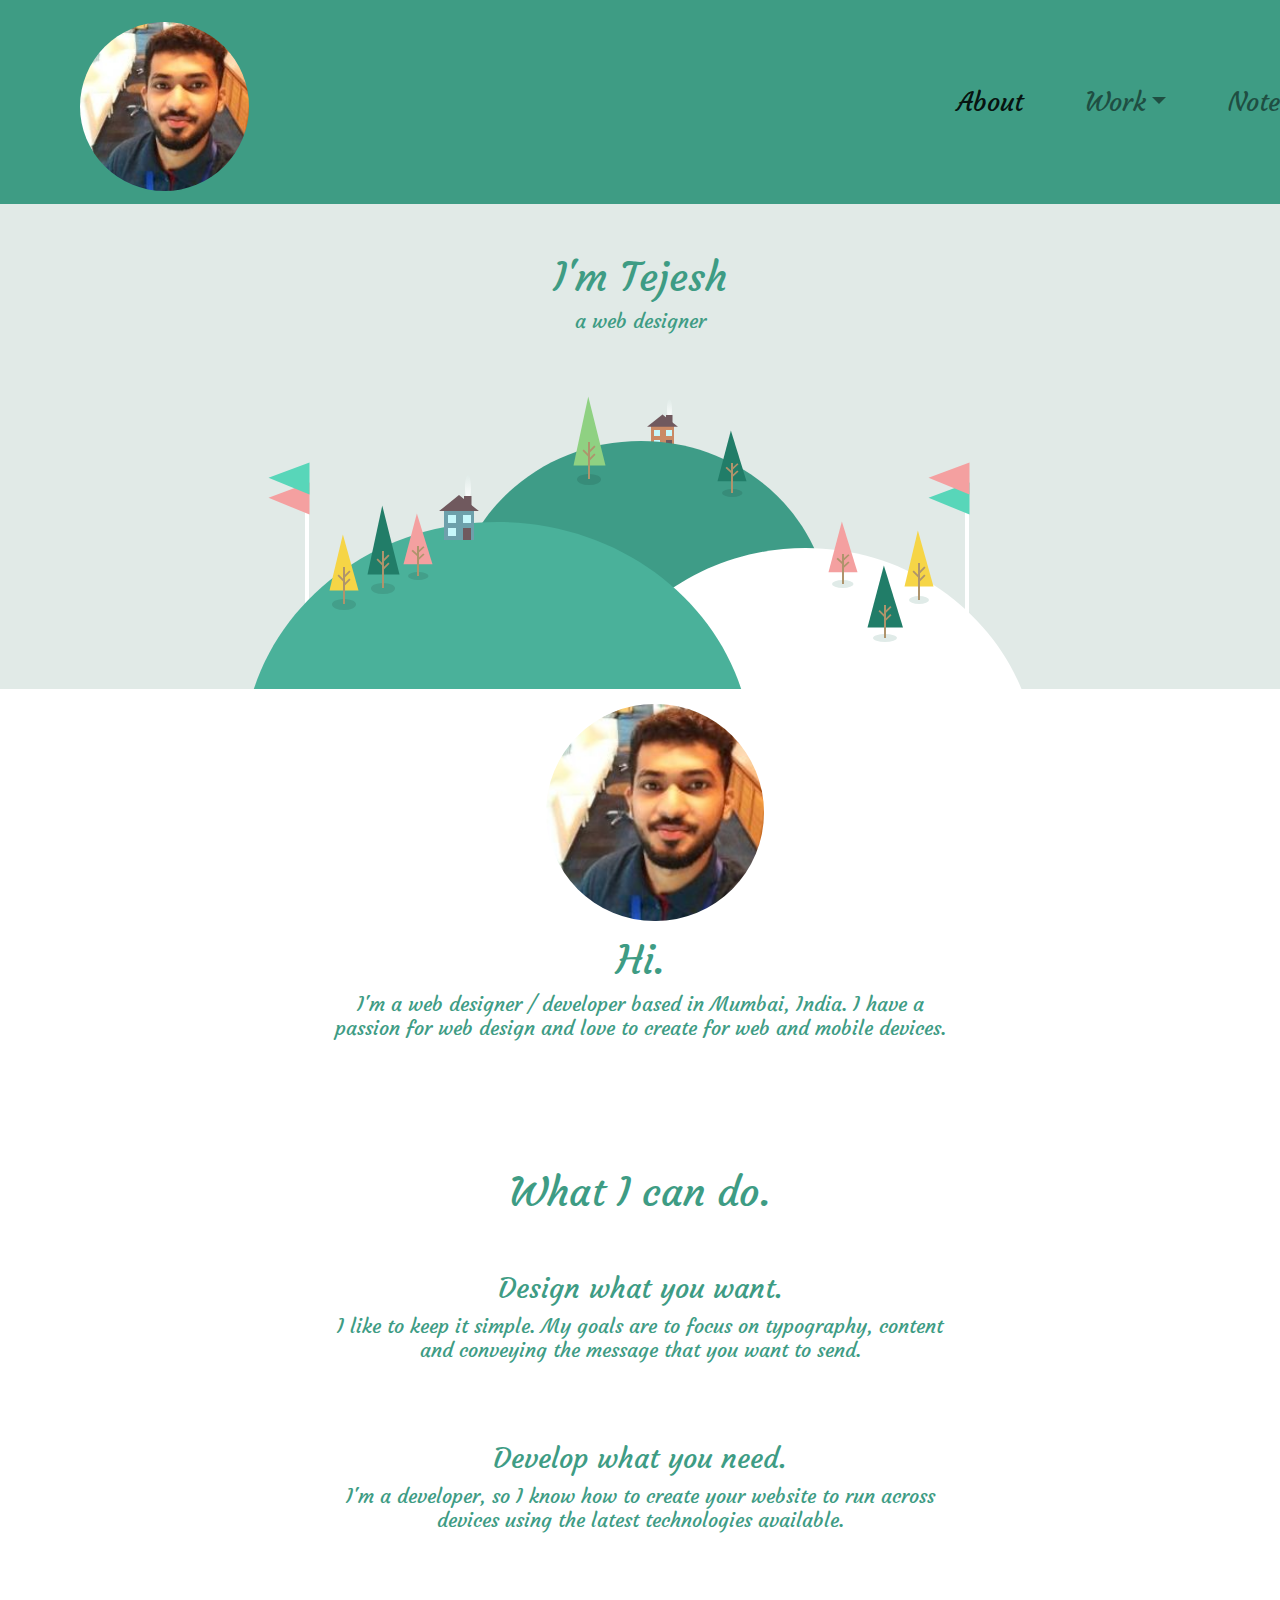
<file: index.html>
<!DOCTYPE html>
<!DOCTYPE html>
<html lang="en" dir="ltr">
  <head>
    <meta charset="utf-8">
    <title>Tejesh More</title>
    <!-- favicon -->
    <link rel="apple-touch-icon" sizes="180x180" href="img/apple-touch-icon.png">
    <link rel="icon" type="image/png" sizes="32x32" href="img/favicon-32x32.png">
    <link rel="icon" type="image/png" sizes="16x16" href="img/favicon-16x16.png">
    <link rel="manifest" href="img/site.webmanifest">
    <!-- font -->
    <link href="https://fonts.googleapis.com/css?family=Roboto+Slab&display=swap" rel="stylesheet">
    <link href="https://fonts.googleapis.com/css?family=Courgette&display=swap" rel="stylesheet">

    <!-- bootstrap -->
    <script src="https://ajax.googleapis.com/ajax/libs/jquery/3.4.1/jquery.min.js"></script>

<!-- usefull bootstrap link start here -->
    <link rel="stylesheet" href="https://stackpath.bootstrapcdn.com/bootstrap/4.3.1/css/bootstrap.min.css" integrity="sha384-ggOyR0iXCbMQv3Xipma34MD+dH/1fQ784/j6cY/iJTQUOhcWr7x9JvoRxT2MZw1T" crossorigin="anonymous">
    <script src="https://stackpath.bootstrapcdn.com/bootstrap/4.3.1/js/bootstrap.min.js" integrity="sha384-JjSmVgyd0p3pXB1rRibZUAYoIIy6OrQ6VrjIEaFf/nJGzIxFDsf4x0xIM+B07jRM" crossorigin="anonymous"></script>
    <!-- usefull bootstrap link ENDS here -->

    <!-- pure css -->
    <link rel="stylesheet" href="css/master.css">
  </head>
  <body class="pcss-body">
    <nav class="navbar navbar-expand-md navbar-light pcss-navbar container-fluid pcss-nav-color ">

      <a class="navbar-brand" href="#"><img  class="profile-img" src="img/profile.png" alt="Profile-img"></a>
      <button class="navbar-toggler" type="button" data-toggle="collapse" data-target="#navbarTogglerDemo01" aria-controls="navbarTogglerDemo01" aria-expanded="false" aria-label="Toggle navigation">
    <span class="navbar-toggler-icon"></span>
  </button>

      <div class="collapse navbar-collapse" id="navbarTogglerDemo01">
      <ul class="navbar-nav pcss-nav-ul ml-auto">
        <li class="nav-item pcss-nav-item active"><a class="nav-link pcss-li-color" href="#">About</a></li>
        <li class="nav-item pcss-nav-item">
<!-- work DropDown starts here -->
          <div class="dropdown">
  <a class="nav-link pcss-li-color dropdown-toggle" href="#" role="button" id="dropdownMenuLink" data-toggle="dropdown" aria-haspopup="true" aria-expanded="false">Work</a>
  <div class="dropdown-menu" aria-labelledby="dropdownMenuLink">
    <a class="dropdown-item" href="work1.html">T&C Automater</a>
    <a class="dropdown-item" href="#">Another action</a>
    <a class="dropdown-item" href="#">Something else here</a>
  </div>
</div></li>
<!-- work DropDown START here -->
        <li class="nav-item pcss-nav-item"><a class="nav-link pcss-li-color" href="#">Notes</a></li>
      </ul>
    </div>
    </nav>
 <!-- Name Label Start -->
<div class="pcss-name-label container text-center pcss-h1">
  <h1>I'm Tejesh</h1>
  <h5>a web designer</h5>
</div>
    <div class="container text-center">
      <img src="img/land.svg" class="img-fluid" alt="">
    </div>
 <!-- Name Label ENDS here-->

<!-- section 2 STARTS here -->

  <div class="pcss-section2">
    <div class="container pcss-parent-silder ">
    <div class=" container pcss-my-image-slider">

      <div id="carouselExampleSlidesOnly" class="carousel slide" data-ride="carousel">
  <div class="carousel-inner">
    <div class="carousel-item active  ">
        <img src="img/profile.png" class="d-block w-100 pcss-slider-images container" alt="img1">
    </div>
    <div class="carousel-item">
      <img src="img/profile.png" class="d-block w-100 pcss-slider-images container" alt="img2">
    </div>
  </div>
</div>

  </div>
</div>
    <div class="pcss-name-p1 text-center container pcss-h1 ">
      <h1>  Hi.</h1>
      <h5>I'm a web designer / developer based in Mumbai, India. I have a passion for web design and love to create for web and mobile devices.</h5>
    </div>


    <br><br><br><br><br>

    <div class="pcss-name-p1 text-center container pcss-h1 ">
      <h1 >What I can do.</h1>
      <br><br>
      <h3 class="text-center">Design what you want.</h3>
      <h5 class="text-center">I like to keep it simple. My goals are to focus on typography, content and conveying the message that you want to send.</h5>

      <br><br><br>
      <h3 class="text-center">Develop what you need.</h3>
      <h5 class="text-center">I'm a developer, so I know how to create your website to run across devices using the latest technologies available.</h5>

    </div>
<br><br><br><br><br><br><br>

</div>
<!-- section 2 ENDS here -->
  </body>
</html>
</file>
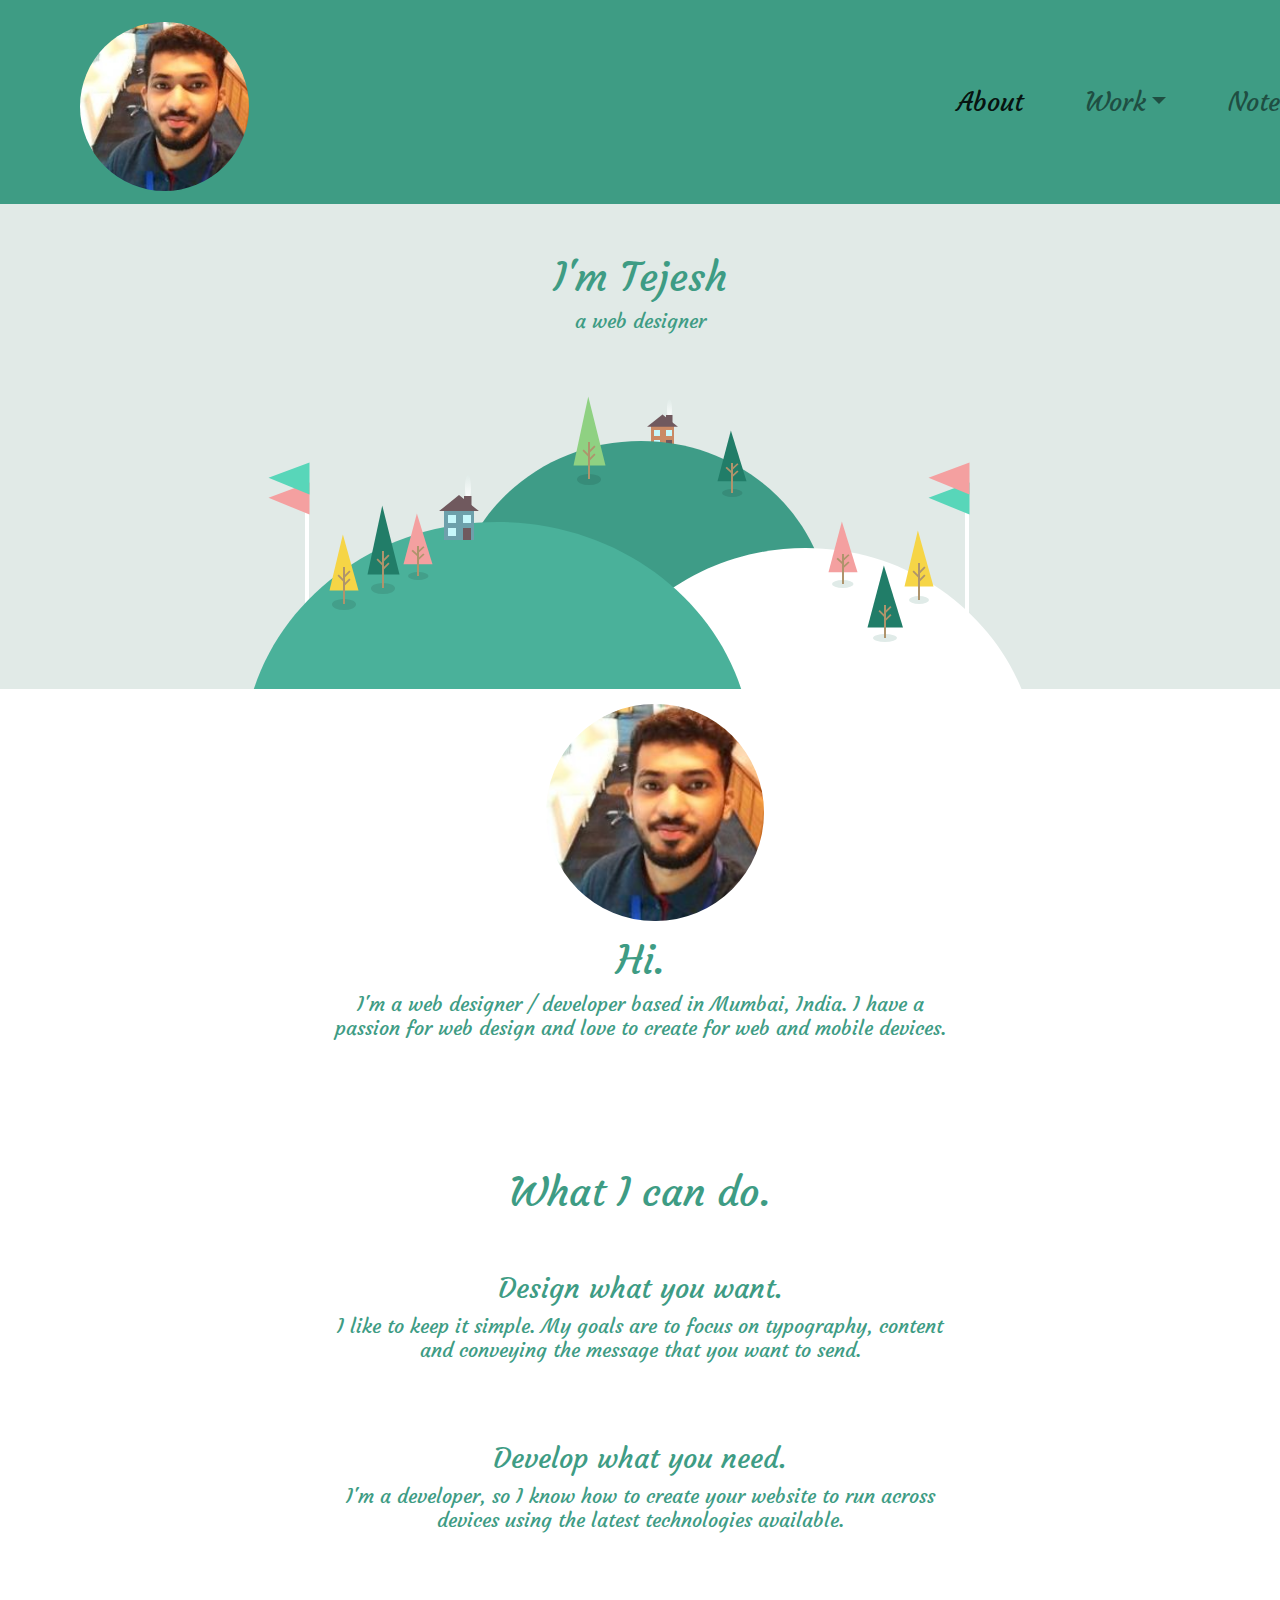
<file: NavBar-Bootstrap/index.html>
<!DOCTYPE html>
<!DOCTYPE html>
<html lang="en" dir="ltr">
  <head>
    <meta charset="utf-8">
    <title>Tejesh More</title>
    <!-- favicon -->
    <link rel="apple-touch-icon" sizes="180x180" href="img/apple-touch-icon.png">
    <link rel="icon" type="image/png" sizes="32x32" href="img/favicon-32x32.png">
    <link rel="icon" type="image/png" sizes="16x16" href="img/favicon-16x16.png">
    <link rel="manifest" href="img/site.webmanifest">
    <!-- font -->
    <link href="https://fonts.googleapis.com/css?family=Roboto+Slab&display=swap" rel="stylesheet">
    <link href="https://fonts.googleapis.com/css?family=Courgette&display=swap" rel="stylesheet">

    <!-- bootstrap -->
    <script src="https://ajax.googleapis.com/ajax/libs/jquery/3.4.1/jquery.min.js"></script>

<!-- usefull bootstrap link start here -->
    <link rel="stylesheet" href="https://stackpath.bootstrapcdn.com/bootstrap/4.3.1/css/bootstrap.min.css" integrity="sha384-ggOyR0iXCbMQv3Xipma34MD+dH/1fQ784/j6cY/iJTQUOhcWr7x9JvoRxT2MZw1T" crossorigin="anonymous">
    <script src="https://stackpath.bootstrapcdn.com/bootstrap/4.3.1/js/bootstrap.min.js" integrity="sha384-JjSmVgyd0p3pXB1rRibZUAYoIIy6OrQ6VrjIEaFf/nJGzIxFDsf4x0xIM+B07jRM" crossorigin="anonymous"></script>
    <!-- usefull bootstrap link ENDS here -->

    <!-- pure css -->
    <link rel="stylesheet" href="css/master.css">
  </head>
  <body class="pcss-body">
    <nav class="navbar navbar-expand-md navbar-light pcss-navbar container-fluid pcss-nav-color ">

      <a class="navbar-brand" href="#"><img  class="profile-img" src="img/profile.png" alt="Profile-img"></a>
      <button class="navbar-toggler" type="button" data-toggle="collapse" data-target="#navbarTogglerDemo01" aria-controls="navbarTogglerDemo01" aria-expanded="false" aria-label="Toggle navigation">
    <span class="navbar-toggler-icon"></span>
  </button>

      <div class="collapse navbar-collapse" id="navbarTogglerDemo01">
      <ul class="navbar-nav pcss-nav-ul ml-auto">
        <li class="nav-item pcss-nav-item active"><a class="nav-link pcss-li-color" href="#">About</a></li>
        <li class="nav-item pcss-nav-item">
<!-- work DropDown starts here -->
          <div class="dropdown">
  <a class="nav-link pcss-li-color dropdown-toggle" href="#" role="button" id="dropdownMenuLink" data-toggle="dropdown" aria-haspopup="true" aria-expanded="false">Work</a>
  <div class="dropdown-menu" aria-labelledby="dropdownMenuLink">
    <a class="dropdown-item" href="work.html">T&C Automater</a>
    <a class="dropdown-item" href="#">Another action</a>
    <a class="dropdown-item" href="#">Something else here</a>
  </div>
</div></li>
<!-- work DropDown START here -->
        <li class="nav-item pcss-nav-item"><a class="nav-link pcss-li-color" href="#">Notes</a></li>
      </ul>
    </div>
    </nav>
 <!-- Name Label Start -->
<div class="pcss-name-label container text-center pcss-h1">
  <h1>I'm Tejesh</h1>
  <h5>a web designer</h5>
</div>
    <div class="container text-center">
      <img src="img/land.svg" class="img-fluid" alt="">
    </div>
 <!-- Name Label ENDS here-->

<!-- section 2 STARTS here -->

  <div class="pcss-section2">
    <div class="container pcss-parent-silder ">
    <div class=" container pcss-my-image-slider">

      <div id="carouselExampleSlidesOnly" class="carousel slide" data-ride="carousel">
  <div class="carousel-inner">
    <div class="carousel-item active  ">
        <img src="img/profile.png" class="d-block w-100 pcss-slider-images container" alt="img1">
    </div>
    <div class="carousel-item">
      <img src="img/profile.png" class="d-block w-100 pcss-slider-images container" alt="img2">
    </div>
  </div>
</div>

  </div>
</div>
    <div class="pcss-name-p1 text-center container pcss-h1 ">
      <h1>  Hi.</h1>
      <h5>I'm a web designer / developer based in Mumbai, India. I have a passion for web design and love to create for web and mobile devices.</h5>
    </div>


    <br><br><br><br><br>

    <div class="pcss-name-p1 text-center container pcss-h1 ">
      <h1 >What I can do.</h1>
      <br><br>
      <h3 class="text-center">Design what you want.</h3>
      <h5 class="text-center">I like to keep it simple. My goals are to focus on typography, content and conveying the message that you want to send.</h5>

      <br><br><br>
      <h3 class="text-center">Develop what you need.</h3>
      <h5 class="text-center">I'm a developer, so I know how to create your website to run across devices using the latest technologies available.</h5>

    </div>
<br><br><br><br><br><br><br>

</div>
<!-- section 2 ENDS here -->
  </body>
</html>
</file>
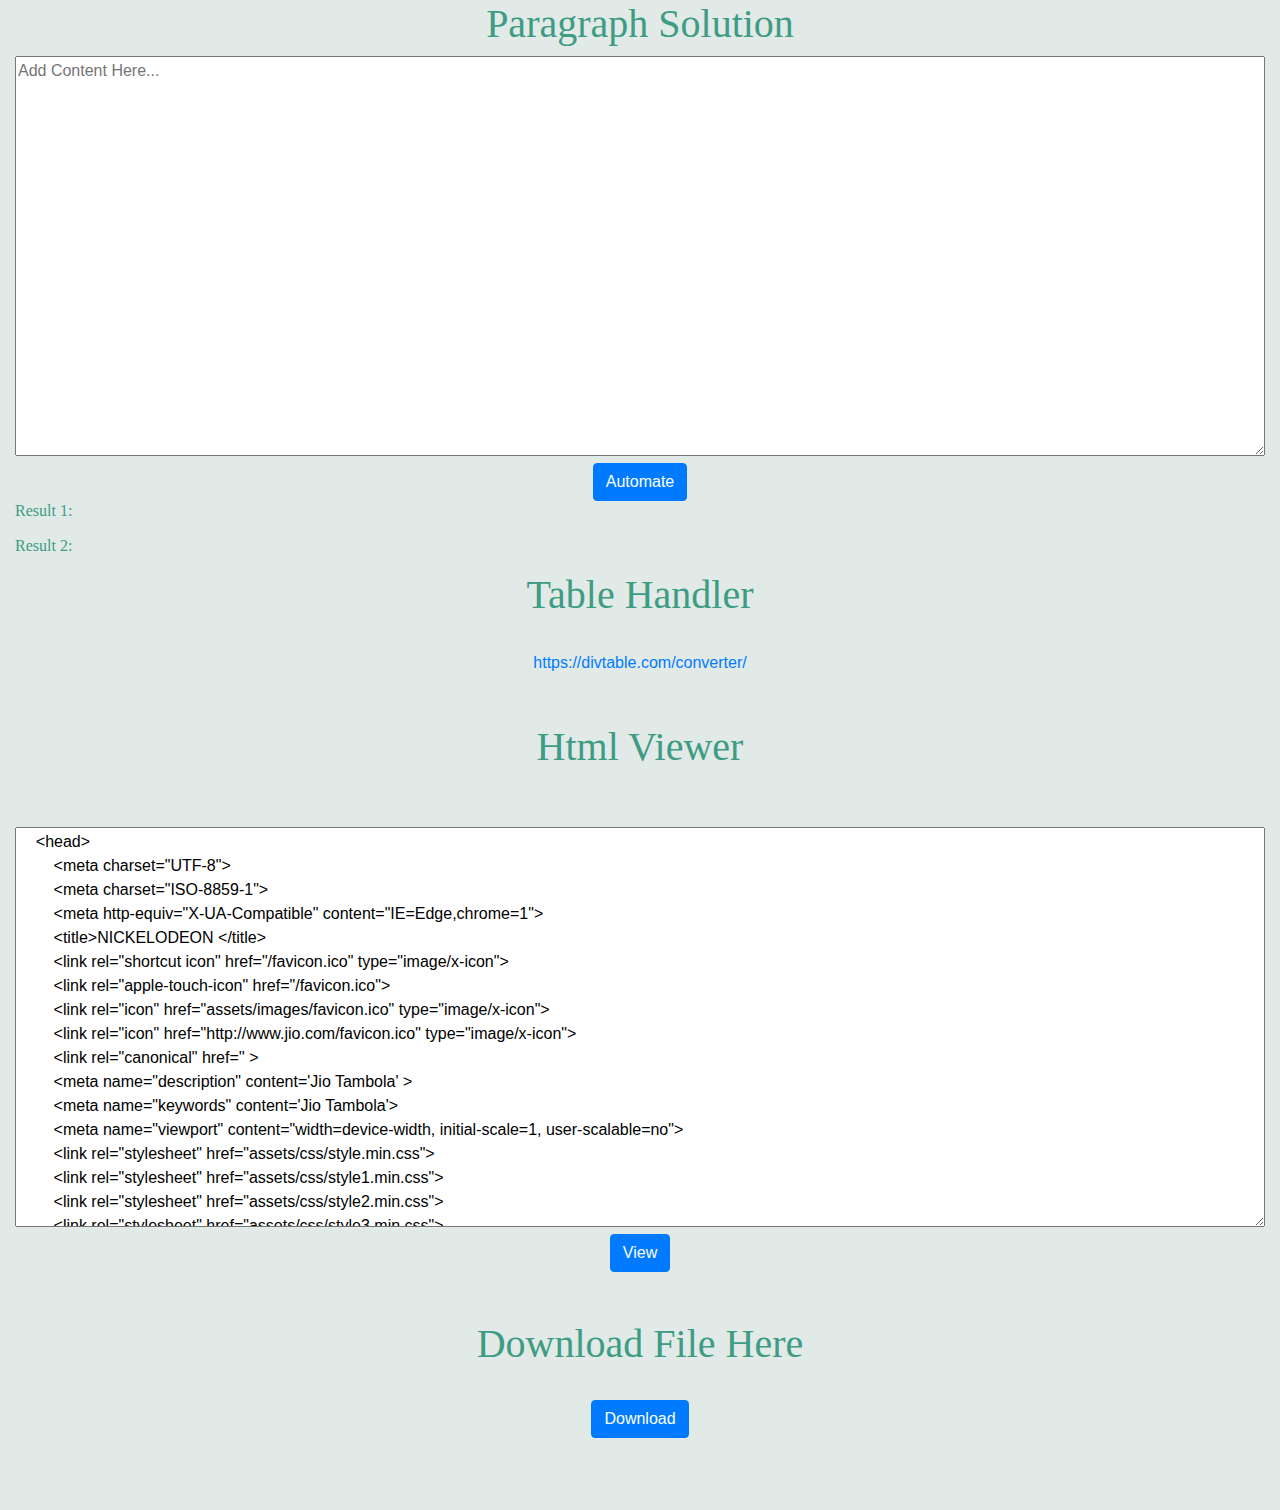
<file: work.html>
<!DOCTYPE html>
<html lang="en" dir="ltr">
  <head>
    <meta charset="utf-8">
    <title>T&C Automater</title>
    <!-- favicon -->
    <link rel="apple-touch-icon" sizes="180x180" href="img/apple-touch-icon.png">
    <link rel="icon" type="image/png" sizes="32x32" href="img/favicon-32x32.png">
    <link rel="icon" type="image/png" sizes="16x16" href="img/favicon-16x16.png">
    <link rel="manifest" href="img/site.webmanifest">
    <!-- font -->
    <link href="https://fonts.googleapis.com/css?family=Roboto+Slab&display=swap" rel="stylesheet">

    <!-- pure CSS -->
    <link rel="stylesheet" href="css/master.css">
    <!-- bootstrap -->
    <script src="https://code.jquery.com/jquery-2.1.3.min.js"></script>
    <script src="http://maxcdn.bootstrapcdn.com/bootstrap/3.3.1/js/bootstrap.min.js"></script>

    <link rel="stylesheet" href="https://stackpath.bootstrapcdn.com/bootstrap/4.3.1/css/bootstrap.min.css" integrity="sha384-ggOyR0iXCbMQv3Xipma34MD+dH/1fQ784/j6cY/iJTQUOhcWr7x9JvoRxT2MZw1T" crossorigin="anonymous">
    <script src="https://stackpath.bootstrapcdn.com/bootstrap/4.3.1/js/bootstrap.min.js" integrity="sha384-JjSmVgyd0p3pXB1rRibZUAYoIIy6OrQ6VrjIEaFf/nJGzIxFDsf4x0xIM+B07jRM" crossorigin="anonymous"></script>
    <script src="https://code.jquery.com/jquery-3.3.1.slim.min.js" integrity="sha384-q8i/X+965DzO0rT7abK41JStQIAqVgRVzpbzo5smXKp4YfRvH+8abtTE1Pi6jizo" crossorigin="anonymous"></script>
    <script src="https://cdnjs.cloudflare.com/ajax/libs/popper.js/1.14.7/umd/popper.min.js" integrity="sha384-UO2eT0CpHqdSJQ6hJty5KVphtPhzWj9WO1clHTMGa3JDZwrnQq4sF86dIHNDz0W1" crossorigin="anonymous"></script>

  </head>
<script>
// Method 1
function myFunction() {
  var copyText = document.getElementById("res-1");
  copyText.select();
  copyText.setSelectionRange(0, 99999);
  document.execCommand("copy");

  var tooltip = document.getElementById("myTooltip");
  tooltip.innerHTML = "Copied: " + copyText.value;
}

function outFunc() {
  var tooltip = document.getElementById("myTooltip");
  tooltip.innerHTML = "Copy to clipboard";
}

    // Slice and Stitch
    function remove_linebreaks_ss( str )
    {
        var newstr = " xx ";
        var ref1=" xx ";
        var ref2=" /XXX  ";
        var finalstr="";
        // var ref2= (ref.concat(ref));

        for( var i = 0; i < str.length; i++ )
        {
          if( !(str[i] == '\n' || str[i] == '\r') )
              {
                   newstr += str[i];
               }
               if( (str[i] == '\n' || str[i] == '\r') )
               {
                   finalstr = (finalstr.concat(newstr.concat(ref2,"<br>"))) ;
                   newstr=" xx ";
               }
          }
          finalstr = (finalstr.concat(newstr.concat(ref2,"<br>"))) ;
          return finalstr;
    }

    // Method 2

    // Regular Expression
    function remove_linebreaks( str ) {
        return str.replace( /[\r\n]+/gm, "" );
    }

    function removeNewLines() {
        var sample_str =
            document.getElementById('raw-text').value;

        console.time();

        // For printing time taken on console.
        document.getElementById('res-1').innerHTML
                = remove_linebreaks_ss( sample_str );
        console.timeEnd();

        console.time();
        document.getElementById('res-2').innerHTML
                = remove_linebreaks( sample_str);
        console.timeEnd();
    }  console.log(str1.concat(' ', str2));

</script>
</head>

<body class="pcss-body ">


  <div class="  pcss-align-div container-fluid Paragraph-Solution">
    <h1 class="pcss-h1">Paragraph Solution</h1>
  </div>
  <div class="container-fluid">
      <textarea class="pcss-textarea" id="raw-text" placeholder="Add Content Here..."></textarea><br>

      </div>

  <div class=" container-fluid pcss-align-div">
    <button class="btn btn-primary mx-auto" onclick="removeNewLines()">Automate</button>
  </div>

  <div class="container-fluid ">
    <h6 class="pcss-h6 pcss-h1">Result 1:</h6>
    <p id='res-1'></p>
    <div class="tooltip">
  <button onclick="myFunction()" onmouseout="outFunc()">
    <span class="tooltiptext" id="myTooltip">Copy to clipboard</span>
    Copy text
    </button>
  </div>
  </div>

  <div class="container-fluid">
    <h6 class="pcss-h6 pcss-h1">Result 2:</h6>
    <p id='res-2'></p>
  </div>
  <div class="  pcss-align-div container-fluid ">
    <h1 class="pcss-h1">Table Handler</h1>
  </div>
  <div class="pcss-align-div container-fluid">
    <br>
    <a href="https://divtable.com/converter/" target="_blank"> https://divtable.com/converter/</a>
    <br>
      <br>
        <br>
  </div>
  <div class="  pcss-align-div container-fluid ">
    <h1 class="pcss-h1">Html Viewer</h1>
  </div>
  <div class="pcss-align-div container-fluid">
    <br>

    <br>
  </div>
  <div class="container-fluid">
    <textarea class="pcss-textarea" id="raw-text" 
    
    placeholder="<!DOCTYPE html>
    <html lang="en">
    <head>
    	<meta charset="UTF-8">
    	<meta charset="ISO-8859-1">
        <meta http-equiv="X-UA-Compatible" content="IE=Edge,chrome=1">
    	<title>NICKELODEON </title>
    	<link rel="shortcut icon" href="/favicon.ico" type="image/x-icon">
    	<link rel="apple-touch-icon" href="/favicon.ico">
        <link rel="icon" href="assets/images/favicon.ico" type="image/x-icon">
    	<link rel="icon" href="http://www.jio.com/favicon.ico" type="image/x-icon">
    	<link rel="canonical" href='' >
    	<meta name="description" content='Jio Tambola' >
    	<meta name="keywords" content='Jio Tambola'>
    	<meta name="viewport" content="width=device-width, initial-scale=1, user-scalable=no">
    	<link rel="stylesheet" href="assets/css/style.min.css">
        <link rel="stylesheet" href="assets/css/style1.min.css">
    	<link rel="stylesheet" href="assets/css/style2.min.css">
    	<link rel="stylesheet" href="assets/css/style3.min.css">
    	<link rel="stylesheet" href="assets/css/owl.carousel.min.css">
    	<link rel="stylesheet" href="assets/css/owl.theme.default.min.css">
    	<link rel="stylesheet" href="assets/css/slick-theme.css">
    	<link rel="stylesheet" href="assets/css/common.css">
        <!-- HTML5 shim and Respond.js for IE8 support of HTML5 elements and media queries -->
        <!-- WARNING: Respond.js doesn't work if you view the page via file:// -->
        <!--[if lt IE 9]>
          <script src="assets/js/html5shiv.min.js"></script>
          <script src="assets/js/respond.min.js"></script>
        <![endif]-->

        <style>
    	body{color:#525252;}
    	.desk_view{display:block;}
    	.mobile_view{display:none;}
    	.mobile_view p{
    		color:#939597 !important;
    		line-height: 20px !important;
    	}

    	.mobile_view b{
    		font-size:15px;
    	}
    	.mobile_view li{
    		list-style-type: decimal;
    	}
    	.banner_top{
    		text-align:center;
    	}
    	.banner_top img{max-width:100%;}
    	.about-me-container h3{
    		font-size:18px !important;
    		padding-bottom:15px !important;
    	}
    	.about-me-container ol{
    		padding-left:0px;
    	}
    	.about-me-container ul{
    		padding-left:0px;
    		margin-left:40px;
    	}
    	.about-me-container li{padding-bottom:10px;}
        	.decimal
        	{
        		margin: 0 0 20px 20px;
        	}

    		.cust_table .table-bordered>tbody>tr>th {
        font-size: 18px;
        color: #fff !important;
    	text-align:center;
    }
    .cust_table .table-bordered>tbody>tr>td {
        font-size: 18px;
        color: #58585B !important;
    }
          @media(max-width:800px)
          {
            ul
            {
              padding-left:0px;
            }
    		.about-me-container {
    			padding: 20px 15px;
    			}
          }

    @media(max-width:767px){
    	.desk_view{display:none;}
    	.mobile_view{display:block;}
    	.about-me-container ul {
    		margin-left: 20px;
    	}
    	#Mobile_table.table-responsive {
    		overflow-x: inherit;
    		border: 0;
    		overflow-y:inherit;

    	}

    	#Mobile_table td:before {
    		position: absolute;
    		top: 6px;
    		left: 6px;
    		width: 45%;
    		padding-right: 10px;
    		white-space: nowrap;
    		text-align: left;
    		font-weight: 700;
    		content: attr(data-title);
    		font-size: 14px;
    	}
    	#Mobile_table td {
    		border: none;
    		border-bottom: 1px solid #eee;
    		position: relative;
    		padding: 5px 5px 5px 50%;
    		white-space: normal;
    		text-align: left;
    		word-wrap: break-word;
    		display:block;
    	}
    	#Mobile_table thead tr {
    		position: absolute;
    		top: -9999px;
    		left: -9999px;
    	}
    	#Mobile_table tr {
    		border: 1px solid #ccc;
    	}

    	#Mobile_table tbody>tr:nth-child(even)>td {
    		background-color: #f9f9f9;
    	}


    	#eligibility_table {

    	}


    	.cust_table.table-responsive>.table>tbody>tr>td, .cust_table.table-responsive>.table>tbody>tr>th, .cust_table.table-responsive>.table>tfoot>tr>td, .cust_table.table-responsive>.table>tfoot>tr>th, .cust_table.table-responsive>.table>thead>tr>td, .cust_table.table-responsive>.table>thead>tr>th {
        white-space: inherit !important;
    }

    }

    @media (max-width:360px){
    	.cust_table .table {
    		width: 630px;
    	}
    }




        </style>

    </head>
    <body>


    <noscript>
        <iframe src="//www.googletagmanager.com/ns.html?id=GTM-TTJVDJ" height="0" width="0" style="display:none;visibility:hidden" >
        </iframe>
    </noscript>
    <script>(function(w,d,s,l,i){w[l]=w[l]||[];w[l].push({'gtm.start':
    new Date().getTime(),event:'gtm.js'});var f=d.getElementsByTagName(s)[0],
    j=d.createElement(s),dl=l!='dataLayer'?'&l='+l:'';j.async=true;j.src=
    '//www.googletagmanager.com/gtm.js?id='+i+dl;f.parentNode.insertBefore(j,f);
    })(window,document,'script','dataLayer','GTM-TTJVDJ');
    </script>







    	<!-- tab container end -->
       <div class="component-bg">
     <!--     <div class="row no-space banner_top" style="background:#2D2E82" >
    <img src="assets/images/banner.png" alt="Jio Play Along">
    </div>  -->
       <div class="container">
         <div class="no-submenu"></div>
          <!-- Container Starts -->



             <!-- Main Body Includes Starts -->

           <div class="body-container">

           	 <!-- accordian Start -->

    <div class="row">
      <div class="col-lg-12 col-md-12 col-sm-12 col-xs-12 text-center" style="margin-top:20px;">
        <h1>'NICKELODEON KIDS CHOICE AWARDS 2019 INDIA’</h1><br/>
    	<h3>RULES AND REGULATIONS FOR THE VOTING PROCESS FOR THE NICKELODEON KIDS CHOICE AWARDS 2019 INDIA</h3>
      </div>
    </div>
    <div class="about-me-container margin-top-10">
    <div class="row">
    	<div class="col-lg-12 col-md-12 col-sm-12 col-xs-12">

    ////////
    WRITE
    YOUR
    CODE
    HERE
    ////////


















    </div>

    </div>

    </div>
    </div>
    </div>
    <!-- container end -->
    </div>
    <!-- Wrap end -->


    	<script>
    		JIO = function(){
    			this.config = {
    			// Add any config stuff from template vars here

    			}
    		};
    		var jio = new JIO();
    	</script>
    	<script src="assets/js/app.min.js"></script>
         <script src="assets/js/jquery.plugin.min.js"></script>


    </body>
    </html>


    <script>
    if($(window).width() < 640){
    	var owl = $("#terms-menu");
    	if( owl.length ){
    	  owl.owlCarousel({
    	  navigation : true,
    	  rewindNav : false,
    	  autoWidth: true,
    	  items : 2, //10 items above 1000px browser width
    	  itemsDesktop : [1024,3], //5 items between 1000px and 901px
    	  itemsDesktopSmall : [630,2], // betweem 900px and 601px
    	  itemsTablet: [600,2], //2 items between 600 and 0
    	  itemsMobile : false, // itemsMobile disabled - inherit from itemsTablet option
    	  autoPlay : false,
    	  afterAction: function(){
    		  if ( this.itemsAmount > this.visibleItems.length ) {
    			$('.next').show();
    			$('.prev').show();

    			$('.next').removeClass('disabled');
    			$('.prev').removeClass('disabled');
    			if ( this.currentItem == 0 ) {
    			  $('.prev').addClass('disabled');
    			}
    			if ( this.currentItem == this.maximumItem ) {
    			  $('.next').addClass('disabled');
    			}

    		  } else {
    			$('.next').hide();
    			$('.prev').hide();
    		  }
    		}
    	  });
    	}
    }

    </script>"
    >
  </textarea><br>
  </div>

  <div class=" container-fluid pcss-align-div">
    <button class="btn btn-primary mx-auto" onclick="removeNewLines()">View</button>
  </div>
  <br><br>
  <div class="  pcss-align-div container-fluid ">
    <h1 class="pcss-h1">Download File Here</h1>
  </div>
  <br>
  <div class=" container-fluid pcss-align-div">
    <button class="btn btn-primary mx-auto" onclick="removeNewLines()">Download</button>
  </div>
  <br><br><br>
</body>



</html>
</file>
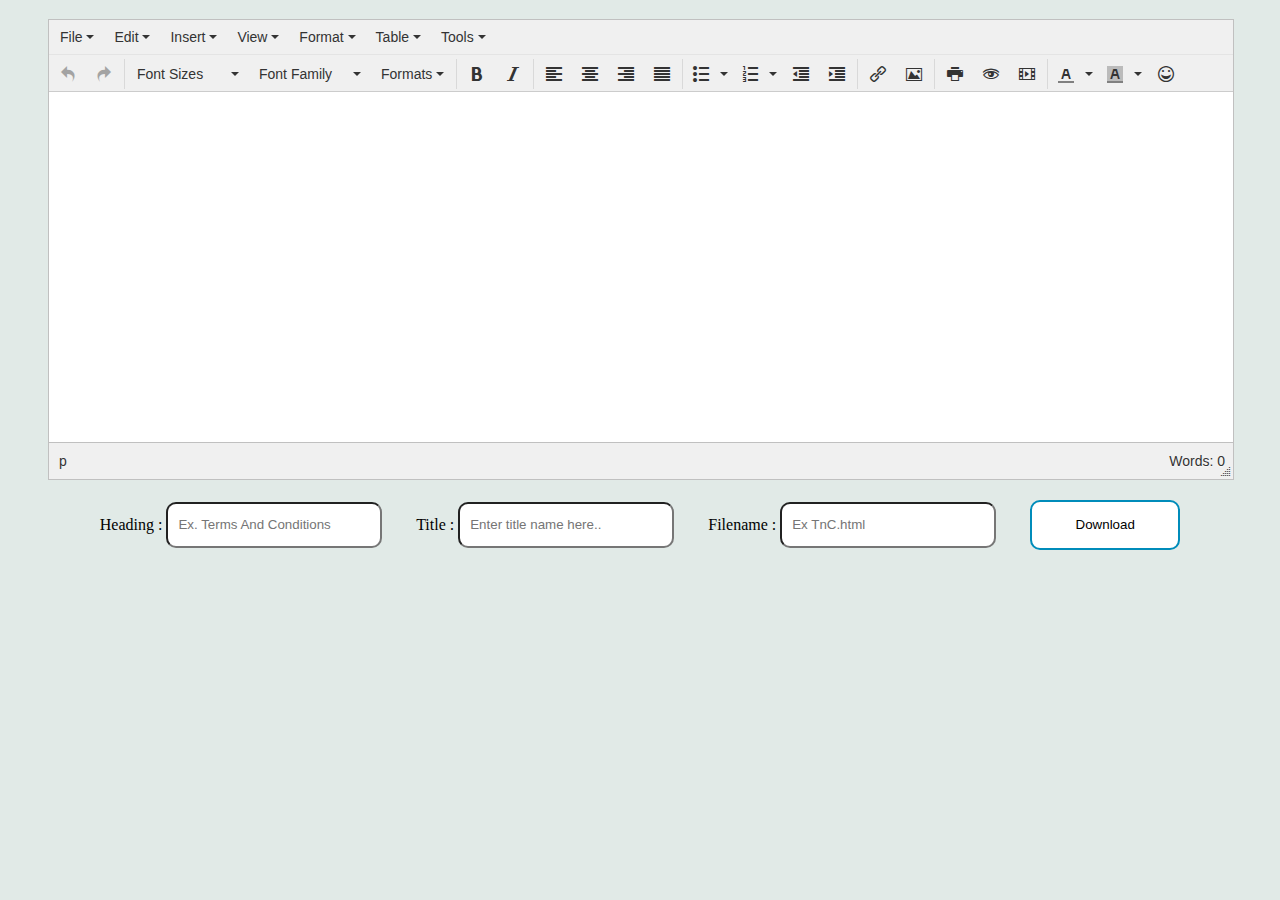
<file: work1.html>
<!DOCTYPE html>
<html>
	<head>
		<link rel="apple-touch-icon" sizes="180x180" href="img/apple-touch-icon.png">
		<link rel="icon" type="image/png" sizes="32x32" href="img/favicon-32x32.png">
		<link rel="icon" type="image/png" sizes="16x16" href="img/favicon-16x16.png">
		<link rel="stylesheet" href="css/master.css">
		<title>T&C Automater</title>
	</head>
	<body class="pcss-body">
		<h3 style="text-align: center;"> </h3>
		<form id="get-data-form" method="post" class="textAreaContainer">

			<textarea class="tinymce" id="texteditor"></textarea>
			<div class="formContainer"> 
				<label for="">Heading :</label>
				  <input class="inputBox" type="text" id="heading" placeholder="Ex. Terms And Conditions">
				<label for="">Title :</label>
				  <input class="inputBox" type="text" id="title" placeholder="Enter title name here..">
				<label for="">Filename :</label>  
				  <input class="inputBox" type="text" id="filename" placeholder="Ex TnC.html">
				  <div class="btnContainer"><input type="submit" class="button button2" id =""value="Download">
				  </div>
				
			  </div>
			
			
		</form>

		<div id="data-container">
		</div>

		<!-- javascript -->
		<script type="text/javascript" src="js/jquery.min.js"></script>
		<script type="text/javascript" src="plugin/tinymce/tinymce.min.js"></script>
		<script type="text/javascript" src="plugin/tinymce/init-tinymce.js"></script>
		<script type="text/javascript" src="js/getdata.js"></script>
	</body>
	<script src="src/FileSaver.js"></script>
</html>
</file>
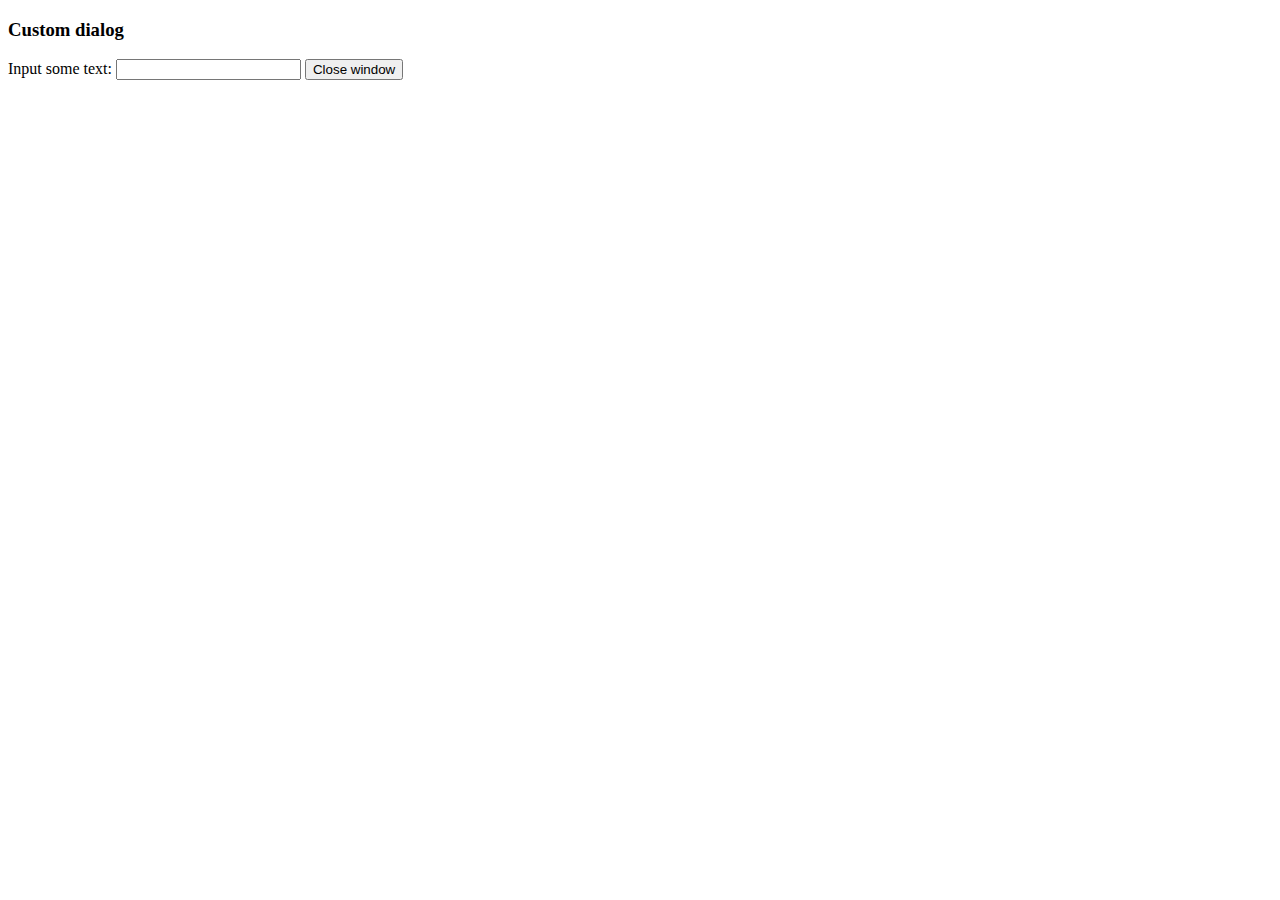
<file: plugin/tinymce/plugins/example/dialog.html>
<!DOCTYPE html>
<html>
<body>
	<h3>Custom dialog</h3>
	Input some text: <input id="content">
	<button onclick="top.tinymce.activeEditor.windowManager.getWindows()[0].close();">Close window</button>
</body>
</html>
</file>
<file: css/master.css>
.inputBox{
  margin-top: 20px;
  height:40px;
   width:200px;
   display: inline-block;
   margin-right: 30px;
   border-radius: 10px;
   background-color:white ;
   text-align: left;
   /* text-align: center; */
   padding-left: 10px;
   outline: none;
   
}
.formContainer{
  margin: auto;
  text-align: center;
}
.button2 {
  background-color: white; 
  color: black ; 
  border: 2px solid #008CBA;
  margin: 20px auto 0 auto;
  width: 150px;
  height: 50px;
  border-radius: 10px; 
  outline: none;
}
.btnContainer{
  text-align: center;
  outline: none;
  display: inline-block;
}
.textAreaContainer{
  padding: 0 40px;
  border-radius: 5px;
}
.button2:hover {
  background-color: #008CBA;
  color: white;
  outline: none;
}

h5{
  font-size: 2;
  }
  .pcss-navbar{
  background-color: 	#E1EAE7;

}
.pcss-body{
  background-color: 	#E1EAE7;

}
.pcss-li-color{
color: #3E9C84;
font-size: 160%;
}
.pcss-nav-color{
  background-color: #3E9C84;

}
.profile-img{
  margin-top: 1vh;
  margin-left: 5vw;
  height: 90%;
  width: 64%;
  border-radius: 100%;
}
.pcss-nav-item{
  padding: 2%;
  font-family: 'Courgette', serif;
      margin: 0 0 0 2em;
}
 a :hover{
color: #fff ;
}

.pcss-nav-ul{
  float: left;
}
.pcss-name-label{
  display: block;
  padding: 5.4vh 0 ;
}
.pcss-name-p1{
  padding-left: 20vw;
  padding-right: 20vw;
}
.pcss-h1{
  font-family: 'Courgette', cursive;
  color: #3E9C84;
  font-size: 2;

}
.pcss-inline{
  display: inline-block;
}
.pcss-my-image-slider{
width: 25%;
height:25%;
  margin-left: auto;
  margin-right: auto;
}
.pcss-parent-silder{
  text-align: center;

}
.pcss-slider-images{
  border-radius: 100%;
  margin: 6%;

}
.pcss-img-size{

}
.pcss-bt-mg{
}
.pcss-section2{
  background-color: #fff;
}
.btn-clipboard {
    position: absolute;
    top: .5rem;
    right: .5rem;
    z-index: 10;
    display: block;
    padding: .25rem .5rem;
    font-size: 75%;
    color: #818a91;
    cursor: pointer;
    background-color: transparent;
    border: 0;
    border-radius: .25rem;
}
/* work.css */
.pcss-textarea{
  display: inline;
  width:100%;
  height:400px;
}

.pcss-align-div{
  text-align: center;
}
</file>
<file: NavBar-Bootstrap/css/master.css>
h5{
  font-size: 2;
  }
  .pcss-navbar{
  background-color: 	#E1EAE7;

}
.pcss-body{
  background-color: 	#E1EAE7;

}
.pcss-li-color{
color: #3E9C84;
font-size: 160%;
}
.pcss-nav-color{
  background-color: #3E9C84;

}
.profile-img{
  margin-top: 1vh;
  margin-left: 5vw;
  height: 90%;
  width: 64%;
  border-radius: 100%;
}
.pcss-nav-item{
  padding: 2%;
  font-family: 'Courgette', serif;
      margin: 0 0 0 2em;
}
 a :hover{
color: #fff ;
}

.pcss-nav-ul{
  float: left;
}
.pcss-name-label{
  display: block;
  padding: 5.4vh 0 ;
}
.pcss-name-p1{
  padding-left: 20vw;
  padding-right: 20vw;
}
.pcss-h1{
  font-family: 'Courgette', cursive;
  color: #3E9C84;
  font-size: 2;

}
,pcss-inline{
  display: inline-block;
}
.pcss-my-image-slider{
width: 25%;
height:25%;
  margin-left: auto;
  margin-right: auto;
}
.pcss-parent-silder{
  text-align: center;

}
.pcss-slider-images{
  border-radius: 100%;
  margin: 6%;

}
.pcss-img-size{

}
.pcss-bt-mg{
}
.pcss-section2{
  background-color: #fff;
}
.btn-clipboard {
    position: absolute;
    top: .5rem;
    right: .5rem;
    z-index: 10;
    display: block;
    padding: .25rem .5rem;
    font-size: 75%;
    color: #818a91;
    cursor: pointer;
    background-color: transparent;
    border: 0;
    border-radius: .25rem;
}
/* work.css */
.pcss-textarea{
  display: inline;
  width:100%;
  height:400px;
}

.pcss-align-div{
  text-align: center;
}
</file>
